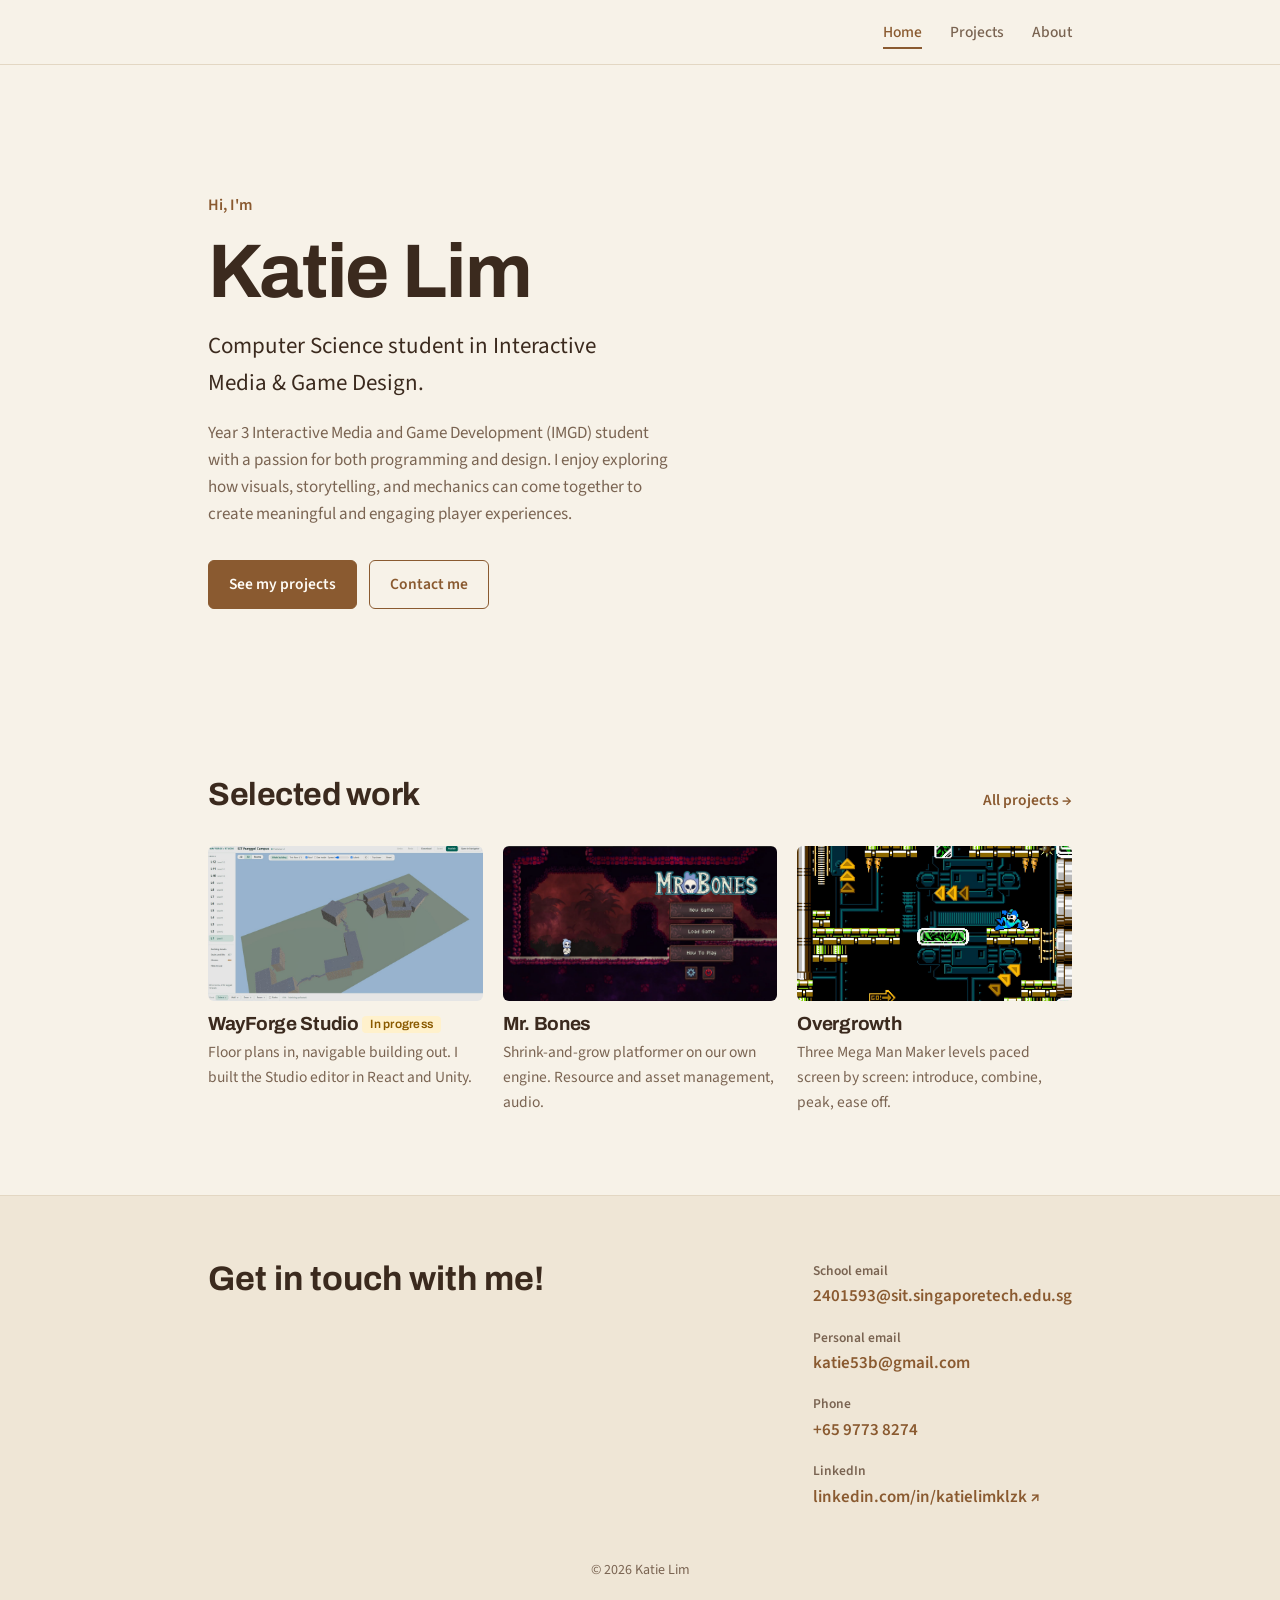
<file: index.html>
<!DOCTYPE html>
<html lang="en">
<head>
<meta charset="UTF-8">
<meta name="viewport" content="width=device-width, initial-scale=1.0">
<title>Katie Lim — Game Programmer &amp; Designer</title>
<meta name="description" content="Portfolio of Katie Lim, Computer Science student in Interactive Media and Game Design.">
<link rel="preconnect" href="https://fonts.googleapis.com">
<link rel="preconnect" href="https://fonts.gstatic.com" crossorigin>
<link href="https://fonts.googleapis.com/css2?family=Archivo:wght@500;600;700&amp;family=Source+Sans+3:wght@400;500;600&amp;display=swap" rel="stylesheet">
<link rel="stylesheet" href="style.css">
</head>
<body>
<nav>
  <div class="wrap">
    <button class="nav-toggle" type="button" aria-expanded="false" aria-controls="nav-links" aria-label="Open menu">
      <span></span><span></span><span></span>
    </button>
    <ul class="nav-links" id="nav-links">
      <li><a href="index.html" class="active">Home</a></li>
      <li><a href="projects.html">Projects</a></li>
      <li><a href="about.html">About</a></li>
    </ul>
  </div>
</nav>

<header class="hero">
  <div class="wrap">
    <p class="hello">Hi, I'm</p>
    <h1 class="name">Katie Lim</h1>
    <p class="role">Computer Science student in Interactive Media &amp; Game Design.</p>
    <p class="hero-blurb">
      Year 3 Interactive Media and Game Development (IMGD) student with a passion for both programming and design. 
      I enjoy exploring how visuals, storytelling, and mechanics can come together to create meaningful and engaging player experiences.
    </p>
    <div class="hero-actions">
      <a href="projects.html" class="btn btn-primary">See my projects</a>
      <a href="#contact" class="btn btn-ghost">Contact me</a>
    </div>
  </div>
</header>

<section id="work">
  <div class="wrap">
    <div class="section-head">
      <h2>Selected work</h2>
      <a href="projects.html" class="section-link">All projects →</a>
    </div>

    <div class="work-list">
      <a class="work-card" href="projects.html#wayforge">
        <div class="project-thumb"><img src="assets/wayforge-studio-3d.jpg" alt="WayForge Studio showing the SIT Punggol campus in 3D" loading="lazy"></div>
        <h3>WayForge Studio <span class="status">In progress</span></h3>
        <p>Floor plans in, navigable building out. I built the Studio editor in React and Unity.</p>
      </a>
      <a class="work-card" href="projects.html#mr-bones">
        <div class="project-thumb"><img src="assets/mrbones-intro.jpg" alt="Mr. Bones intro screen" loading="lazy"></div>
        <h3>Mr. Bones</h3>
        <p>Shrink-and-grow platformer on our own engine. Resource and asset management, audio.</p>
      </a>
      <a class="work-card" href="projects.html#overgrowth">
        <div class="project-thumb"><img src="assets/overgrowth-cover.png" alt="Overgrowth level in Mega Man Maker" loading="lazy"></div>
        <h3>Overgrowth</h3>
        <p>Three Mega Man Maker levels paced screen by screen: introduce, combine, peak, ease off.</p>
      </a>
    </div>
  </div>
</section>

<footer id="contact">
  <div class="wrap footer-inner">
    <div class="footer-intro">
      <p class="footer-title">Get in touch with me!</p>
  
    </div>
    <div class="footer-links">
      <p class="contact-item">
        <span class="contact-label">School email</span>
        <a href="mailto:2401593@sit.singaporetech.edu.sg">2401593@sit.singaporetech.edu.sg</a>
      </p>
      <p class="contact-item">
        <span class="contact-label">Personal email</span>
        <a href="mailto:katie53b@gmail.com">katie53b@gmail.com</a>
      </p>

      <p class="contact-item">
        <span class="contact-label">Phone</span>
        <a href="tel:+65 9773 8274">+65 9773 8274</a>
      </p>
      
      <p class="contact-item">
        <span class="contact-label">LinkedIn</span>
        <a href="https://www.linkedin.com/in/katielimklzk" target="_blank" rel="noopener">linkedin.com/in/katielimklzk ↗</a>
      </p>
    </div>
  </div>
  <p class="footer-copy">© <span id="year"></span> Katie Lim</p>
</footer>

<script src="site.js" defer></script>

</body>
</html>
</file>
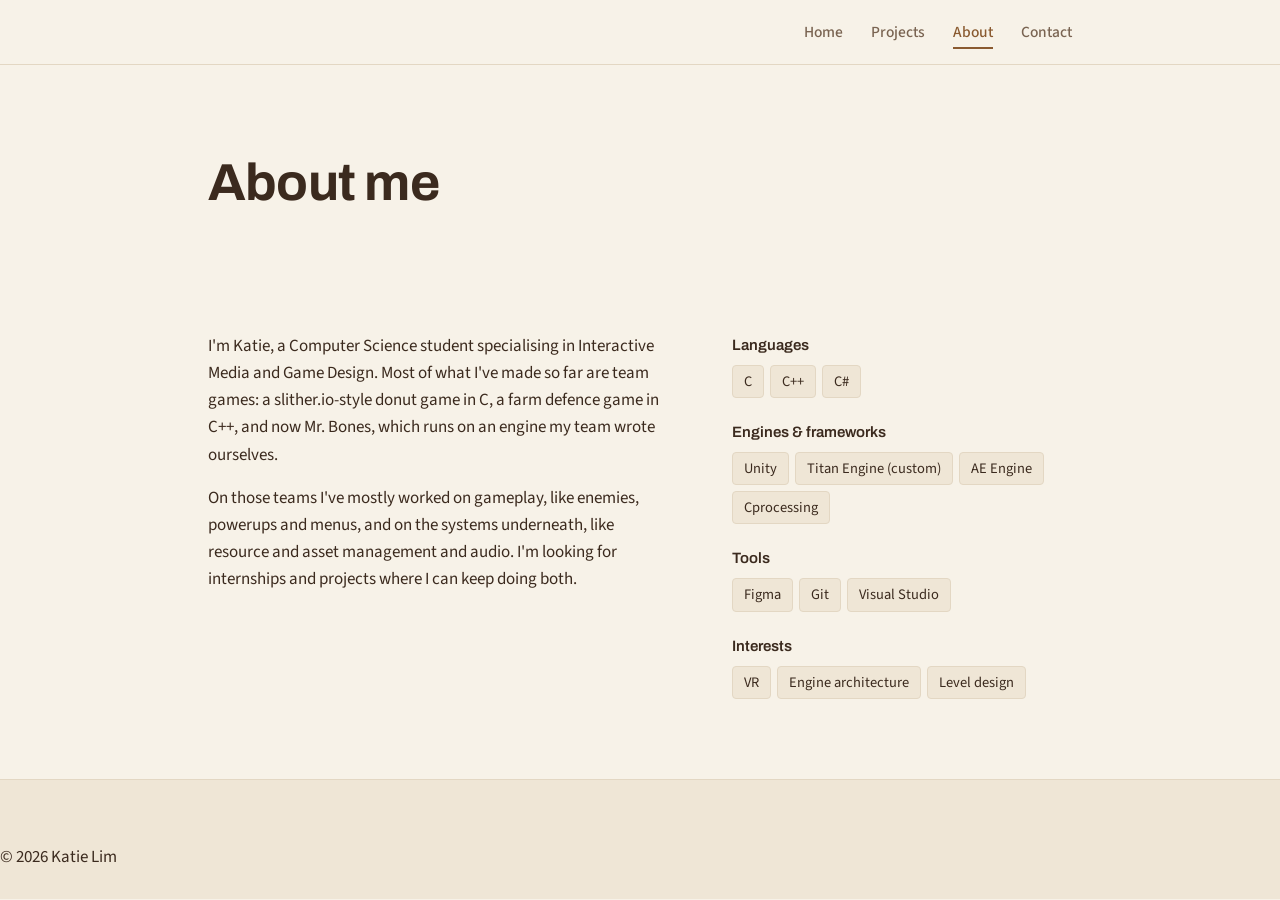
<file: About.html>
<!DOCTYPE html>
<html lang="en">
<head>
<meta charset="UTF-8">
<meta name="viewport" content="width=device-width, initial-scale=1.0">
<title>About — Katie Lim</title>
<meta name="description" content="About Katie Lim.">
<link rel="preconnect" href="https://fonts.googleapis.com">
<link rel="preconnect" href="https://fonts.gstatic.com" crossorigin>
<link href="https://fonts.googleapis.com/css2?family=Archivo:wght@500;600;700&amp;family=Source+Sans+3:wght@400;500;600&amp;display=swap" rel="stylesheet">
<link rel="stylesheet" href="style.css">
</head>
<body>
<nav>
  <div class="wrap">
    <button class="nav-toggle" type="button" aria-expanded="false" aria-controls="nav-links" aria-label="Open menu">
      <span></span><span></span><span></span>
    </button>
    <ul class="nav-links" id="nav-links">
      <li><a href="index.html">Home</a></li>
      <li><a href="projects.html">Projects</a></li>
      <li><a href="about.html" class="active">About</a></li>
      <li><a href="contact.html">Contact</a></li>
    </ul>
  </div>
</nav>

<header class="page-head">
  <div class="wrap">
    <h1 class="page-title">About me</h1>
  </div>
</header>

<section id="about">
  <div class="wrap">
    <div class="about-grid">
      <div class="about-text">
        <p>
          I'm Katie, a Computer Science student specialising in Interactive Media and Game
          Design. Most of what I've made so far are team games: a slither.io-style donut game
          in C, a farm defence game in C++, and now Mr. Bones, which runs on an engine my team
          wrote ourselves.
        </p>
        <p>
          On those teams I've mostly worked on gameplay, like enemies, powerups and menus, and
          on the systems underneath, like resource and asset management and audio. I'm looking
          for internships and projects where I can keep doing both.
        </p>
      </div>
      <div class="about-skills">
        <div class="skill-group">
          <p class="skill-label">Languages</p>
          <div class="skill-list">
            <span class="skill-chip">C</span>
            <span class="skill-chip">C++</span>
            <span class="skill-chip">C#</span>
          </div>
        </div>
        <div class="skill-group">
          <p class="skill-label">Engines &amp; frameworks</p>
          <div class="skill-list">
            <span class="skill-chip">Unity</span>
            <span class="skill-chip">Titan Engine (custom)</span>
            <span class="skill-chip">AE Engine</span>
            <span class="skill-chip">Cprocessing</span>
          </div>
        </div>
        <div class="skill-group">
          <p class="skill-label">Tools</p>
          <div class="skill-list">
            <span class="skill-chip">Figma</span>
            <span class="skill-chip">Git</span>
            <span class="skill-chip">Visual Studio</span>
          </div>
        </div>
        <div class="skill-group">
          <p class="skill-label">Interests</p>
          <div class="skill-list">
            <span class="skill-chip">VR</span>
            <span class="skill-chip">Engine architecture</span>
            <span class="skill-chip">Level design</span>
          </div>
        </div>
      </div>
    </div>
  </div>
</section>

<footer>
  © <span id="year"></span> Katie Lim
</footer>

<script src="site.js" defer></script>

</body>
</html>
</file>
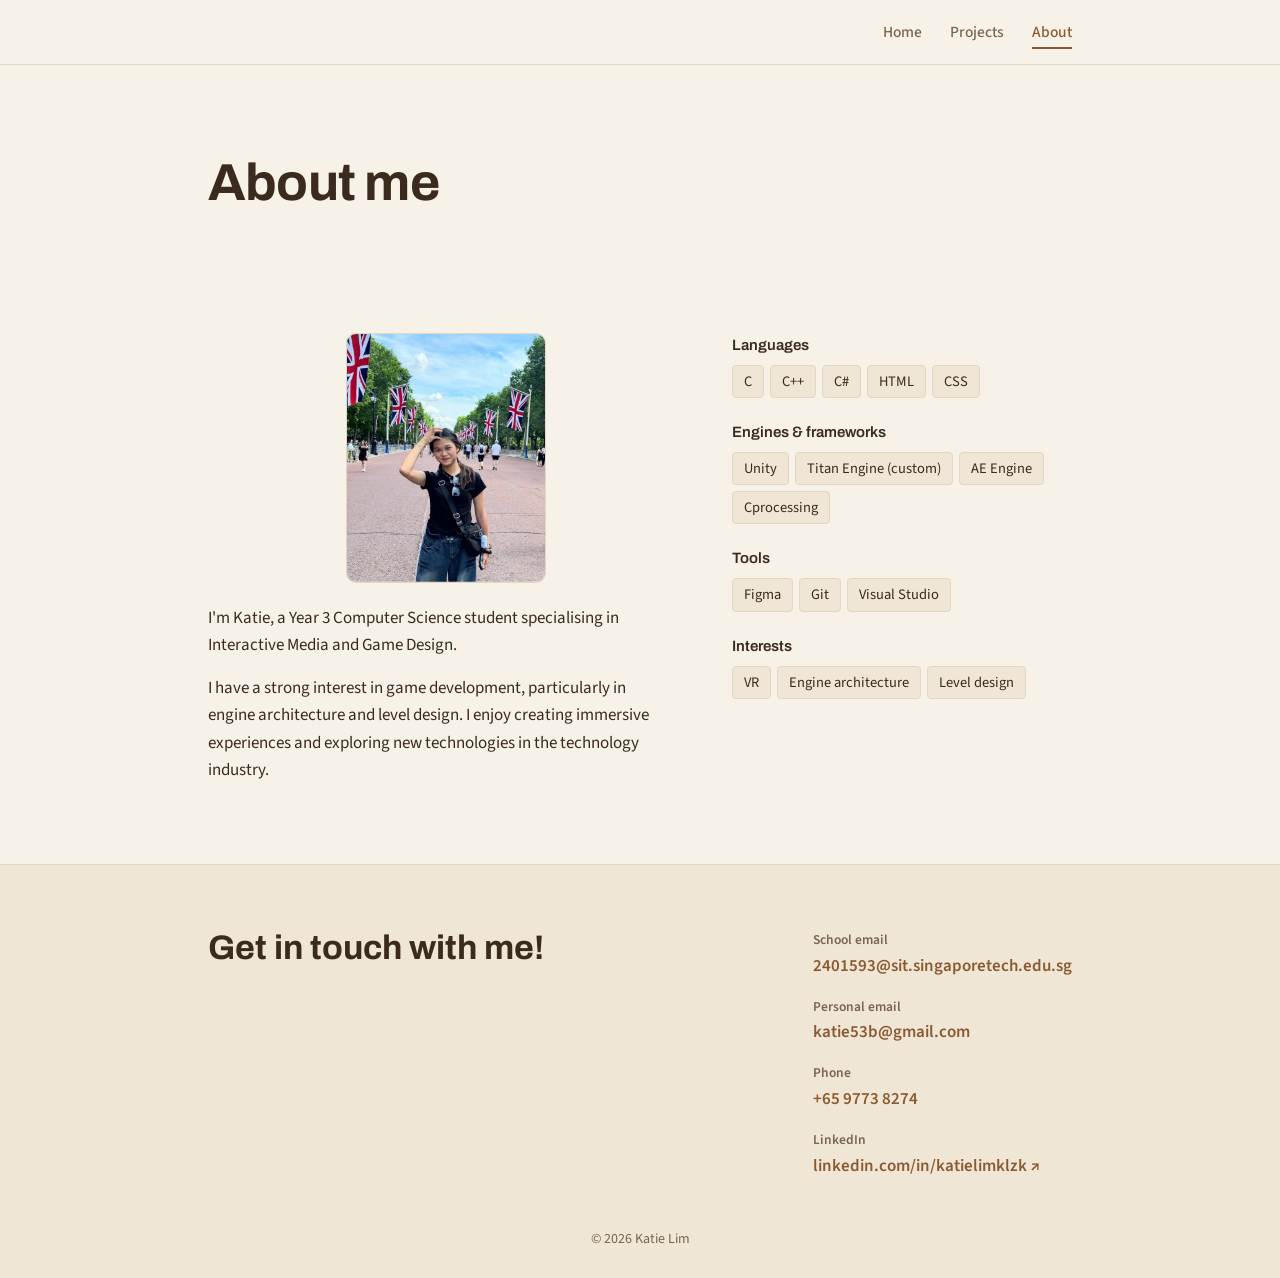
<file: about.html>
<!DOCTYPE html>
<html lang="en">
<head>
<meta charset="UTF-8">
<meta name="viewport" content="width=device-width, initial-scale=1.0">
<title>About — Katie Lim</title>
<meta name="description" content="About Katie Lim.">
<link rel="preconnect" href="https://fonts.googleapis.com">
<link rel="preconnect" href="https://fonts.gstatic.com" crossorigin>
<link href="https://fonts.googleapis.com/css2?family=Archivo:wght@500;600;700&amp;family=Source+Sans+3:wght@400;500;600&amp;display=swap" rel="stylesheet">
<link rel="stylesheet" href="style.css">
</head>
<body>
<nav>
  <div class="wrap">
    <button class="nav-toggle" type="button" aria-expanded="false" aria-controls="nav-links" aria-label="Open menu">
      <span></span><span></span><span></span>
    </button>
    <ul class="nav-links" id="nav-links">
      <li><a href="index.html">Home</a></li>
      <li><a href="projects.html">Projects</a></li>
      <li><a href="about.html" class="active">About</a></li>
    </ul>
  </div>
</nav>

<header class="page-head">
  <div class="wrap">
    <h1 class="page-title">About me</h1>
  </div>
</header>

<section id="about">
  <div class="wrap">
    <div class="about-grid">
      <div class="about-text">
    
        <img class="about-photo" src="assets/picture.jpg" alt="Photo of Katie Lim">
        <p>
          I'm Katie, a Year 3 Computer Science student specialising in Interactive Media and Game
          Design. 
        </p>
        <p>
          I have a strong interest in game development, particularly in engine architecture and level
          design. I enjoy creating immersive experiences and exploring new technologies in the technology
          industry.
        </p>
      </div>
      <div class="about-skills">
        <div class="skill-group">
          <p class="skill-label">Languages</p>
          <div class="skill-list">
            <span class="skill-chip">C</span>
            <span class="skill-chip">C++</span>
            <span class="skill-chip">C#</span>
            <span class="skill-chip">HTML</span>
            <span class="skill-chip">CSS</span>
          </div>
        </div>
        <div class="skill-group">
          <p class="skill-label">Engines &amp; frameworks</p>
          <div class="skill-list">
            <span class="skill-chip">Unity</span>
            <span class="skill-chip">Titan Engine (custom)</span>
            <span class="skill-chip">AE Engine</span>
            <span class="skill-chip">Cprocessing</span>
          </div>
        </div>
        <div class="skill-group">
          <p class="skill-label">Tools</p>
          <div class="skill-list">
            <span class="skill-chip">Figma</span>
            <span class="skill-chip">Git</span>
            <span class="skill-chip">Visual Studio</span>
          </div>
        </div>
        <div class="skill-group">
          <p class="skill-label">Interests</p>
          <div class="skill-list">
            <span class="skill-chip">VR</span>
            <span class="skill-chip">Engine architecture</span>
            <span class="skill-chip">Level design</span>
          </div>
        </div>
      </div>
    </div>
  </div>
</section>

<footer id="contact">
  <div class="wrap footer-inner">
    <div class="footer-intro">
      <p class="footer-title">Get in touch with me!</p>
  
    </div>
    <div class="footer-links">
      <p class="contact-item">
        <span class="contact-label">School email</span>
        <a href="mailto:2401593@sit.singaporetech.edu.sg">2401593@sit.singaporetech.edu.sg</a>
      </p>
      <p class="contact-item">
        <span class="contact-label">Personal email</span>
        <a href="mailto:katie53b@gmail.com">katie53b@gmail.com</a>
      </p>

      <p class="contact-item">
        <span class="contact-label">Phone</span>
        <a href="tel:+65 9773 8274">+65 9773 8274</a>
      </p>
      
      <p class="contact-item">
        <span class="contact-label">LinkedIn</span>
        <a href="https://www.linkedin.com/in/katielimklzk" target="_blank" rel="noopener">linkedin.com/in/katielimklzk ↗</a>
      </p>
    </div>
  </div>
  <p class="footer-copy">© <span id="year"></span> Katie Lim</p>
</footer>

<script src="site.js" defer></script>

</body>
</html>
</file>
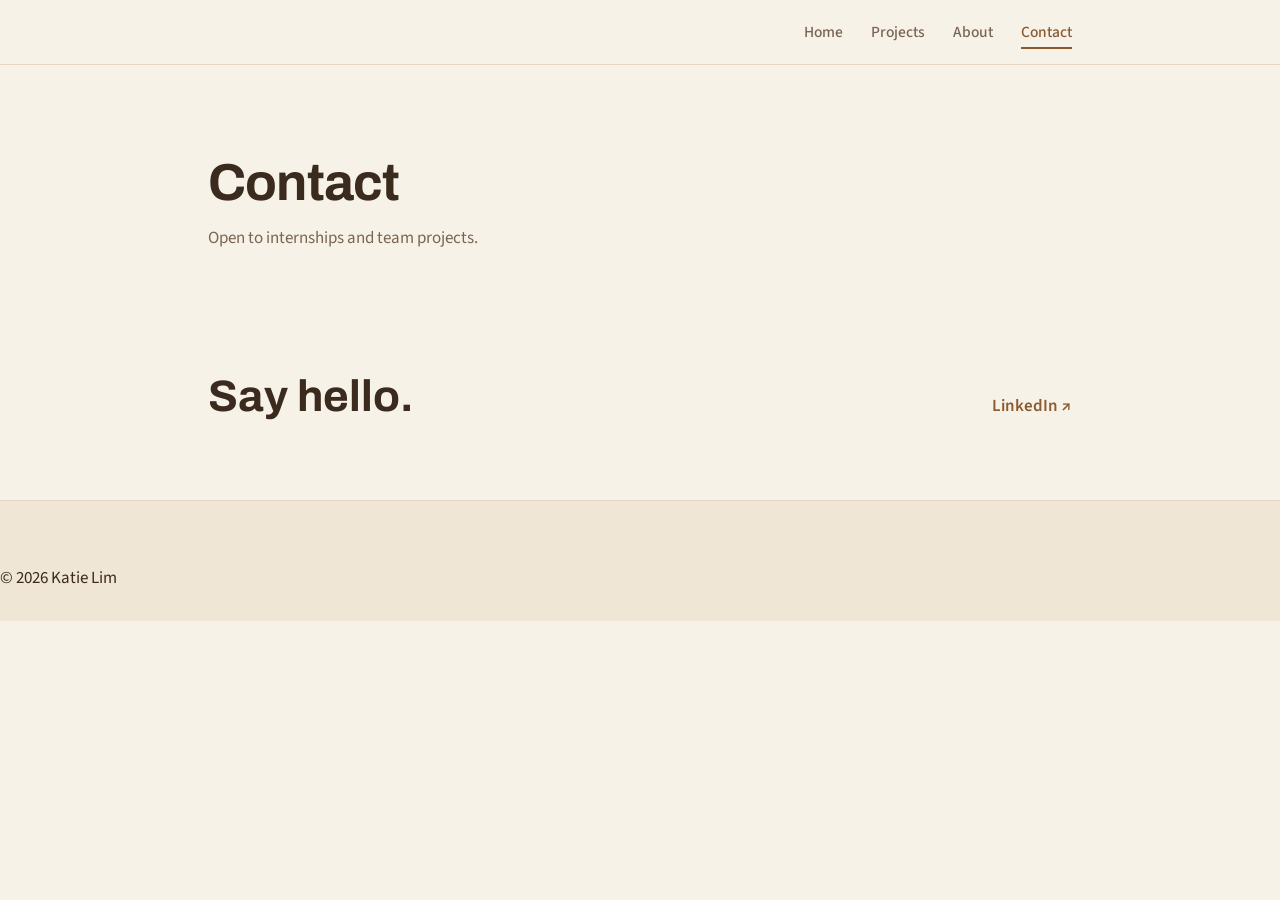
<file: Contact.html>
<!DOCTYPE html>
<html lang="en">
<head>
<meta charset="UTF-8">
<meta name="viewport" content="width=device-width, initial-scale=1.0">
<title>Contact — Katie Lim</title>
<meta name="description" content="Get in touch with Katie Lim.">
<link rel="preconnect" href="https://fonts.googleapis.com">
<link rel="preconnect" href="https://fonts.gstatic.com" crossorigin>
<link href="https://fonts.googleapis.com/css2?family=Archivo:wght@500;600;700&amp;family=Source+Sans+3:wght@400;500;600&amp;display=swap" rel="stylesheet">
<link rel="stylesheet" href="style.css">
</head>
<body>
<nav>
  <div class="wrap">
    <button class="nav-toggle" type="button" aria-expanded="false" aria-controls="nav-links" aria-label="Open menu">
      <span></span><span></span><span></span>
    </button>
    <ul class="nav-links" id="nav-links">
      <li><a href="index.html">Home</a></li>
      <li><a href="projects.html">Projects</a></li>
      <li><a href="about.html">About</a></li>
      <li><a href="contact.html" class="active">Contact</a></li>
    </ul>
  </div>
</nav>

<header class="page-head">
  <div class="wrap">
    <h1 class="page-title">Contact</h1>
    <p class="page-sub">Open to internships and team projects.</p>
  </div>
</header>

<section id="contact">
  <div class="wrap">
    <div class="contact-row">
      <p class="contact-big">Say hello.</p>
      <div class="contact-links">
        <!-- Add your email here when you're ready, e.g.
        <a href="mailto:you@example.com">you@example.com</a> -->
        <a href="https://www.linkedin.com/in/katielimklzk" target="_blank" rel="noopener">LinkedIn ↗</a>
      </div>
    </div>
  </div>
</section>

<footer>
  © <span id="year"></span> Katie Lim
</footer>

<script src="site.js" defer></script>

</body>
</html>
</file>
<file: style.css>
/* ============================================
   Katie Lim — portfolio
   Light theme: cream + brown
   ============================================ */
:root{
  --bg:          #F7F2E8;   /* cream */
  --bg-card:     #FFFCF6;   /* lighter cream for cards */
  --bg-soft:     #EFE6D6;
  --line:        #E3D7C3;
  --ink:         #3B2A1E;   /* dark brown text */
  --ink-dim:     #7A6452;
  --accent:      #8A5A30;   /* warm brown */
  --accent-dark: #6C4422;
  --accent-soft: #F0E3CF;

  --head: 'Archivo', 'Helvetica Neue', Arial, sans-serif;
  --body: 'Source Sans 3', -apple-system, BlinkMacSystemFont, 'Segoe UI', sans-serif;

  --maxw: 960px;
  --pad: clamp(20px, 5vw, 48px);
}

*{ box-sizing:border-box; }
html{ scroll-behavior:smooth; }
@media (prefers-reduced-motion: reduce){
  html{ scroll-behavior:auto; }
  *{ transition-duration:0.001ms !important; animation-duration:0.001ms !important; }
}

body{
  margin:0;
  background:var(--bg);
  color:var(--ink);
  font-family:var(--body);
  font-size:17px;
  line-height:1.6;
  -webkit-font-smoothing:antialiased;
}


a{ color:var(--accent); }
::selection{ background:var(--accent-soft); }
:focus-visible{ outline:2px solid var(--accent); outline-offset:3px; }
img{ display:block; max-width:100%; }

h1,h2,h3,h4{
  font-family:var(--head);
  font-weight:700;
  margin:0;
  letter-spacing:-0.015em;
  line-height:1.15;
}
p{ margin:0; }

.wrap{
  position:relative;
  z-index:1;
  max-width:var(--maxw);
  margin:0 auto;
  padding:0 var(--pad);
}

/* ============================================
   NAV
   ============================================ */
nav{
  position:sticky; top:0;
  z-index:10;
  background:rgba(247,242,232,0.92);
  backdrop-filter:blur(6px);
  border-bottom:1px solid var(--line);
}
nav .wrap{
  display:flex;
  align-items:center;
  justify-content:flex-end;
  height:64px;
}
.nav-links{
  display:flex;
  gap:28px;
  list-style:none;
  margin:0; padding:0;
  font-size:15.5px;
  font-weight:500;
}
.nav-links a{
  color:var(--ink-dim);
  text-decoration:none;
  padding:4px 0;
  border-bottom:2px solid transparent;
}
.nav-links a:hover{ color:var(--ink); }
.nav-links a.active{ color:var(--accent); border-bottom-color:var(--accent); }

/* ============================================
   HERO + PAGE HEADERS
   ============================================ */
header.hero{
  padding:clamp(72px, 12vw, 128px) 0 clamp(56px, 8vw, 88px);
}
.hello{
  font-size:16px;
  font-weight:600;
  color:var(--accent);
  margin-bottom:14px;
}
h1.name{
  font-size:clamp(44px, 8vw, 76px);
  line-height:1.02;
}
.role{
  margin-top:18px;
  font-size:clamp(19px, 2.6vw, 23px);
  color:var(--ink);
  max-width:36ch;
}
.hero-blurb{
  margin-top:18px;
  max-width:58ch;
  color:var(--ink-dim);
}
.hero-actions{
  margin-top:32px;
  display:flex;
  gap:12px;
  flex-wrap:wrap;
}

header.page-head{
  padding:clamp(56px, 9vw, 88px) 0 clamp(28px, 5vw, 40px);
}
.page-title{ font-size:clamp(36px, 6vw, 52px); }
.page-sub{
  margin-top:12px;
  color:var(--ink-dim);
  max-width:56ch;
}

.btn{
  font-family:var(--body);
  font-weight:600;
  font-size:15.5px;
  text-decoration:none;
  padding:11px 20px;
  border-radius:6px;
  border:1.5px solid var(--accent);
  display:inline-flex; align-items:center; gap:8px;
  transition:background .15s ease, color .15s ease, border-color .15s ease;
}
.btn-primary{ background:var(--accent); color:var(--bg-card); }
.btn-primary:hover{ background:var(--accent-dark); border-color:var(--accent-dark); }
.btn-ghost{ background:transparent; color:var(--accent); }
.btn-ghost:hover{ background:var(--accent-soft); }

/* ============================================
   SECTIONS
   ============================================ */
section{
  padding:clamp(48px, 8vw, 80px) 0;
}
section + section{ border-top:1px solid var(--line); }
.section-head{
  display:flex;
  align-items:baseline;
  justify-content:space-between;
  gap:16px;
  flex-wrap:wrap;
  margin-bottom:32px;
}
.section-head h2{ font-size:clamp(26px, 4vw, 32px); }
.section-link{
  font-weight:600;
  font-size:15.5px;
  text-decoration:none;
}
.section-link:hover{ text-decoration:underline; text-underline-offset:3px; }

/* ============================================
   PROJECTS
   ============================================ */
.projects{ display:flex; flex-direction:column; gap:28px; }

.project{
  display:grid;
  grid-template-columns:minmax(0, 5fr) minmax(0, 6fr);
  gap:28px;
  padding:24px;
  background:var(--bg-card);
  border:1px solid var(--line);
  border-radius:10px;
  scroll-margin-top:84px;
}
.project.no-thumb{ grid-template-columns:1fr; }

.project-thumb{
  position:relative;
  aspect-ratio:16 / 9;
  border-radius:6px;
  overflow:hidden;
  background:var(--bg-soft);
  align-self:start;
}
.project-thumb img{
  width:100%; height:100%;
  object-fit:cover;
}
.project-meta{
  font-size:14px;
  font-weight:600;
  color:var(--accent);
  margin-bottom:6px;
}
.project h3{ font-size:24px; }
.project-desc{
  margin-top:10px;
  color:var(--ink-dim);
}
.project-tags{
  list-style:none;
  margin:16px 0 0; padding:0;
  display:flex; flex-wrap:wrap; gap:6px;
}
.project-tags li{
  font-size:13.5px;
  font-weight:600;
  color:var(--accent-dark);
  background:var(--accent-soft);
  padding:3px 10px;
  border-radius:4px;
}
.project-link{
  display:inline-block;
  margin-top:16px;
  font-weight:600;
  text-decoration:none;
}
.project-link:hover{ text-decoration:underline; text-underline-offset:3px; }

/* dropdown: full project */
.project-more{
  grid-column:1 / -1;
  border-top:1px solid var(--line);
  padding-top:8px;
}
.project-more summary{
  list-style:none;
  cursor:pointer;
  display:inline-flex; align-items:center; gap:8px;
  min-height:44px;
  font-weight:600;
  color:var(--accent);
  user-select:none;
  -webkit-tap-highlight-color:transparent;
}
.project-more summary::-webkit-details-marker{ display:none; }
.project-more summary::before{
  content:"›";
  display:inline-block;
  width:14px;
  font-size:22px;
  line-height:1;
  text-align:center;
  transform:translateY(-1px);
  transition:transform .2s ease;
}
.project-more[open] summary::before{ transform:translateY(-1px) rotate(90deg); }
.project-more summary:hover{ color:var(--accent-dark); }
.project-more .when-open{ display:none; }
.project-more[open] .when-open{ display:inline; }
.project-more[open] .when-closed{ display:none; }

.project-panel{ margin-top:18px; }
.video-frame{
  position:relative;
  aspect-ratio:16 / 9;
  background:#000;
  border-radius:6px;
  overflow:hidden;
}
.video-frame iframe,
.video-frame video{
  position:absolute; inset:0;
  width:100%; height:100%;
  border:0;
  object-fit:contain;
  background:#000;
}
.shots{
  display:grid;
  grid-template-columns:repeat(auto-fit, minmax(min(240px, 100%), 1fr));
  gap:12px;
}
.video-frame + .shots{ margin-top:12px; }
.shots a{ display:block; border-radius:6px; overflow:hidden; border:1px solid var(--line); }
.shots img{ width:100%; height:auto; }
.panel-grid{
  margin-top:20px;
  display:grid;
  grid-template-columns:1fr 1fr;
  gap:24px;
}
.project-panel h4{
  font-size:16px;
  margin-bottom:8px;
}
.project-panel ul{ margin:0; padding-left:20px; color:var(--ink-dim); }
.project-panel li{ margin-bottom:4px; }
.panel-credit{
  margin-top:18px;
  font-size:15px;
  color:var(--ink-dim);
}

/* compact list on the home page */
.work-list{ display:grid; grid-template-columns:repeat(3, 1fr); gap:20px; }
.work-card{
  display:block;
  text-decoration:none;
  color:inherit;
}
.work-card .project-thumb{ margin-bottom:12px; }
.work-card .project-thumb img{ transition:transform .3s ease; }
.work-card:hover .project-thumb img{ transform:scale(1.03); }
.work-card h3{ font-size:19px; }
.work-card:hover h3{ color:var(--accent); }
.work-card p{ margin-top:6px; font-size:15.5px; color:var(--ink-dim); }

/* ============================================
   ABOUT
   ============================================ */
.about-grid{
  display:grid;
  grid-template-columns:1.4fr 1fr;
  gap:48px;
}
.about-text p{ margin-bottom:16px; max-width:58ch; }
.about-text p:last-child{ margin-bottom:0; }
.skill-group{ margin-bottom:22px; }
.skill-group:last-child{ margin-bottom:0; }
.skill-label{
  font-family:var(--head);
  font-weight:600;
  font-size:15px;
  margin-bottom:8px;
}
.skill-list{ display:flex; flex-wrap:wrap; gap:6px; }
.skill-chip{
  font-size:14.5px;
  background:var(--bg-soft);
  border:1px solid var(--line);
  padding:4px 11px;
  border-radius:4px;
}

/* ============================================
   CONTACT
   ============================================ */
.contact-row{
  display:flex;
  justify-content:space-between;
  align-items:flex-end;
  flex-wrap:wrap;
  gap:32px;
}
.contact-big{
  font-family:var(--head);
  font-weight:700;
  font-size:clamp(30px, 5vw, 44px);
  line-height:1.1;
  max-width:14ch;
}
.contact-links{ display:flex; flex-direction:column; gap:10px; }
.contact-links a{
  font-size:17px;
  font-weight:600;
  text-decoration:none;
  width:max-content;
}
.contact-links a:hover{ text-decoration:underline; text-underline-offset:3px; }
.contact-links{ gap:18px; }
.contact-item{ display:flex; flex-direction:column; gap:2px; margin:0; }
.contact-label{ font-size:13.5px; font-weight:600; color:var(--ink-dim); }
.contact-links a{ max-width:100%; overflow-wrap:anywhere; }

.about-photo{
  width:200px; max-width:60%;
  aspect-ratio:4 / 5;
  object-fit:cover;
  border-radius:10px;
  border:1px solid var(--line);
  display:block;
  margin:0 auto 22px;
}

footer{
  position:relative; z-index:1;
  border-top:1px solid var(--line);
  padding:clamp(40px, 6vw, 64px) 0 28px;
  background:var(--bg-soft);
  scroll-margin-top:64px;
}
.footer-inner{
  display:flex;
  justify-content:space-between;
  align-items:flex-start;
  flex-wrap:wrap;
  gap:28px 48px;
}
.footer-title{
  font-family:var(--head);
  font-weight:700;
  font-size:clamp(26px, 4vw, 34px);
  line-height:1.1;
}
.footer-sub{ margin-top:8px; color:var(--ink-dim); }
.footer-links{ display:flex; flex-direction:column; gap:16px; }
.footer-links a{
  font-weight:600;
  text-decoration:none;
  max-width:100%;
  overflow-wrap:anywhere;
}
.footer-links a:hover{ text-decoration:underline; text-underline-offset:3px; }
.footer-copy{
  margin-top:clamp(32px, 5vw, 48px);
  text-align:center;
  font-size:14px;
  color:var(--ink-dim);
}

/* ============================================
   MOBILE MENU BUTTON (hidden on desktop)
   ============================================ */
.nav-toggle{
  display:none;
  width:44px; height:44px;
  margin-right:-10px;
  padding:0;
  border:0;
  background:transparent;
  cursor:pointer;
  flex-direction:column;
  align-items:center;
  justify-content:center;
  gap:5px;
  -webkit-tap-highlight-color:transparent;
}
.nav-toggle span{
  display:block;
  width:22px; height:2px;
  background:var(--ink);
  border-radius:2px;
  transition:transform .2s ease, opacity .2s ease;
}
nav.open .nav-toggle span:nth-child(1){ transform:translateY(7px) rotate(45deg); }
nav.open .nav-toggle span:nth-child(2){ opacity:0; }
nav.open .nav-toggle span:nth-child(3){ transform:translateY(-7px) rotate(-45deg); }

/* ============================================
   RESPONSIVE
   ============================================ */

/* touch screens: bigger tap targets */
@media (hover:none), (pointer:coarse){
  .section-link, .project-link, .contact-links a{
    display:inline-flex; align-items:center; min-height:44px;
  }
  .work-card .project-thumb img, .work-card:hover .project-thumb img{ transform:none; }
}

/* tablet */
@media (max-width:900px){
  .work-list{ grid-template-columns:repeat(2, 1fr); }
  .work-list .work-card:last-child:nth-child(odd){ grid-column:1 / -1; }
  .work-list .work-card:last-child:nth-child(odd) .project-thumb{ max-width:calc(50% - 10px); }
  .about-grid{ grid-template-columns:1fr; gap:36px; }
}
@media (max-width:900px) and (min-width:641px){
  .work-list .work-card:last-child:nth-child(odd){
    display:grid; grid-template-columns:1fr 1fr; gap:0 20px; align-items:start;
  }
  .work-list .work-card:last-child:nth-child(odd) .project-thumb{ max-width:none; grid-row:span 3; margin-bottom:0; }
}

/* small tablet / large phone: card stacks, image on top */
@media (max-width:700px){
  .project{ grid-template-columns:1fr; gap:16px; padding:16px; }
  .panel-grid{ grid-template-columns:1fr; gap:18px; }
}

/* phone */
@media (max-width:640px){
  body{ font-size:16.5px; }
  nav .wrap{ height:56px; }
  .nav-toggle{ display:flex; }
  .nav-links{
    position:absolute;
    top:100%; left:0; right:0;
    flex-direction:column;
    gap:0;
    padding:6px var(--pad) 14px;
    background:var(--bg);
    border-bottom:1px solid var(--line);
    box-shadow:0 12px 24px -16px rgba(59,42,30,0.25);
    font-size:17px;
    display:none;
  }
  nav.open .nav-links{ display:flex; }
  .nav-links a{
    display:flex; align-items:center;
    min-height:48px;
    border-bottom:1px solid var(--line);
  }
  .nav-links li:last-child a{ border-bottom:0; }
  .nav-links a.active{ border-bottom-color:var(--line); }
  .nav-links a.active::before{
    content:""; width:6px; height:6px; border-radius:50%;
    background:var(--accent); margin-right:10px;
  }

  header.hero{ padding:56px 0 48px; }
  .hero-actions .btn{ flex:1 1 auto; justify-content:center; min-height:48px; }

  .work-list{ grid-template-columns:1fr; gap:28px; }
  .work-list .work-card:last-child:nth-child(odd) .project-thumb{ max-width:none; }

  .section-head{ margin-bottom:22px; }
  .project h3{ font-size:22px; }
  .project-panel{ margin-top:10px; }
  .contact-row{ flex-direction:column; align-items:flex-start; gap:20px; }
}

/* ============================================
   PROJECT EXTRAS: video thumbnails, full map, video sets
   ============================================ */
.project-thumb video{
  width:100%; height:100%;
  object-fit:cover;
  display:block;
  background:var(--bg-soft);
}
.map-full{
  display:block;
  border-radius:6px;
  overflow:hidden;
  border:1px solid var(--line);
  margin-bottom:12px;
}
.map-full img{ width:100%; height:auto; }
.video-set{
  display:grid;
  grid-template-columns:repeat(3, minmax(0, 1fr));
  gap:12px;
}
.video-set figure{ margin:0; }
.video-set figcaption{
  margin-top:8px;
  font-family:var(--head);
  font-weight:600;
  font-size:15px;
}
.project-panel > .project-link{ margin-top:18px; }
.video-set .cadence{
  margin-top:4px;
  font-family:ui-monospace, 'SFMono-Regular', Menlo, Consolas, monospace;
  font-size:12.5px;
  line-height:1.5;
  color:var(--ink-dim);
}
.video-set .cadence-note{ font-family:var(--body); font-size:14px; }
.project-panel li strong{
  display:inline-block;
  min-width:1.4em;
  color:var(--accent);
}
.shots-2{ grid-template-columns:repeat(2, minmax(0, 1fr)); }
@media (max-width:820px){
  .video-set{ grid-template-columns:1fr; gap:18px; }
}
@media (max-width:560px){
  .shots-2{ grid-template-columns:1fr; }
}

@media (hover:none), (pointer:coarse){ .footer-links a{ display:inline-flex; align-items:center; min-height:40px; } }

/* Status badge for work in progress */
.status{
  display:inline-block;
  font-size:12px;
  font-weight:600;
  letter-spacing:.02em;
  color:#8a5a00;
  background:#fff1cc;
  padding:2px 8px;
  border-radius:4px;
  vertical-align:middle;
}
.project-info .project-link + .project-link{ margin-left:16px; }
</file>
